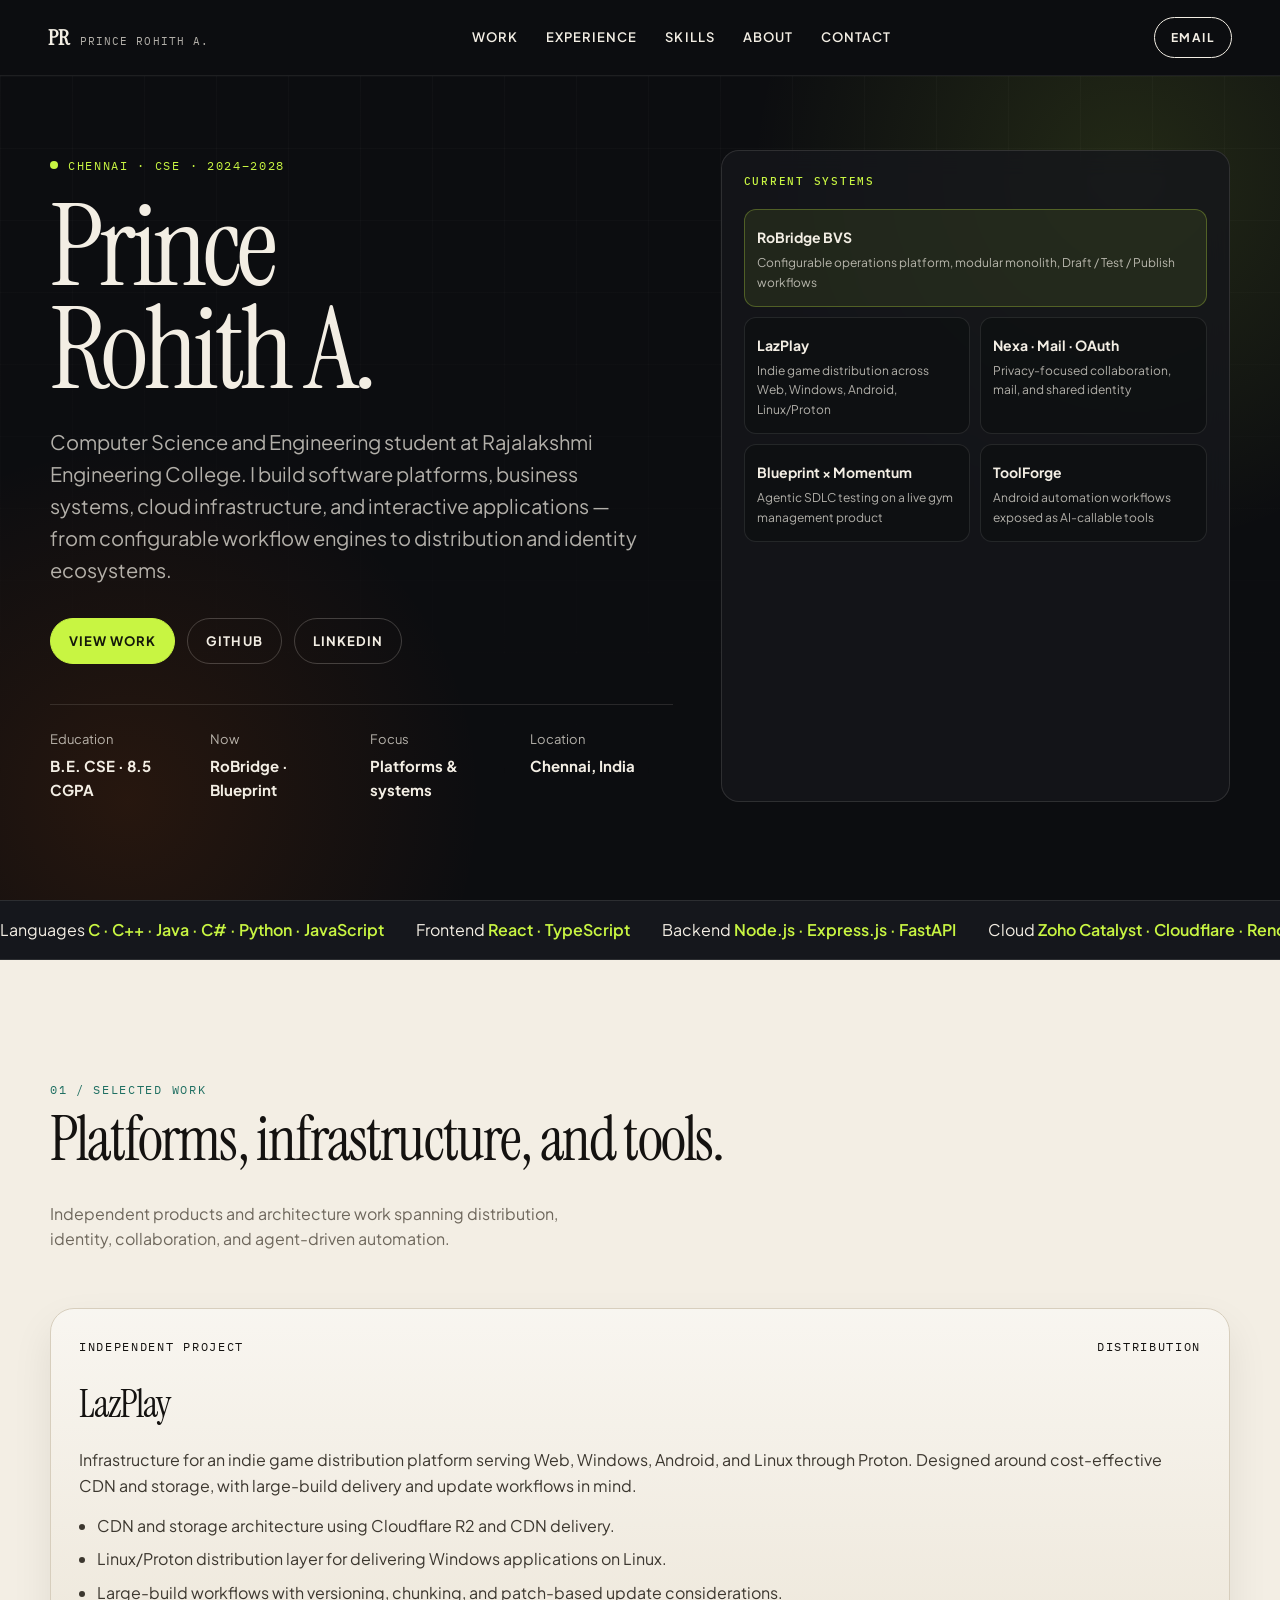
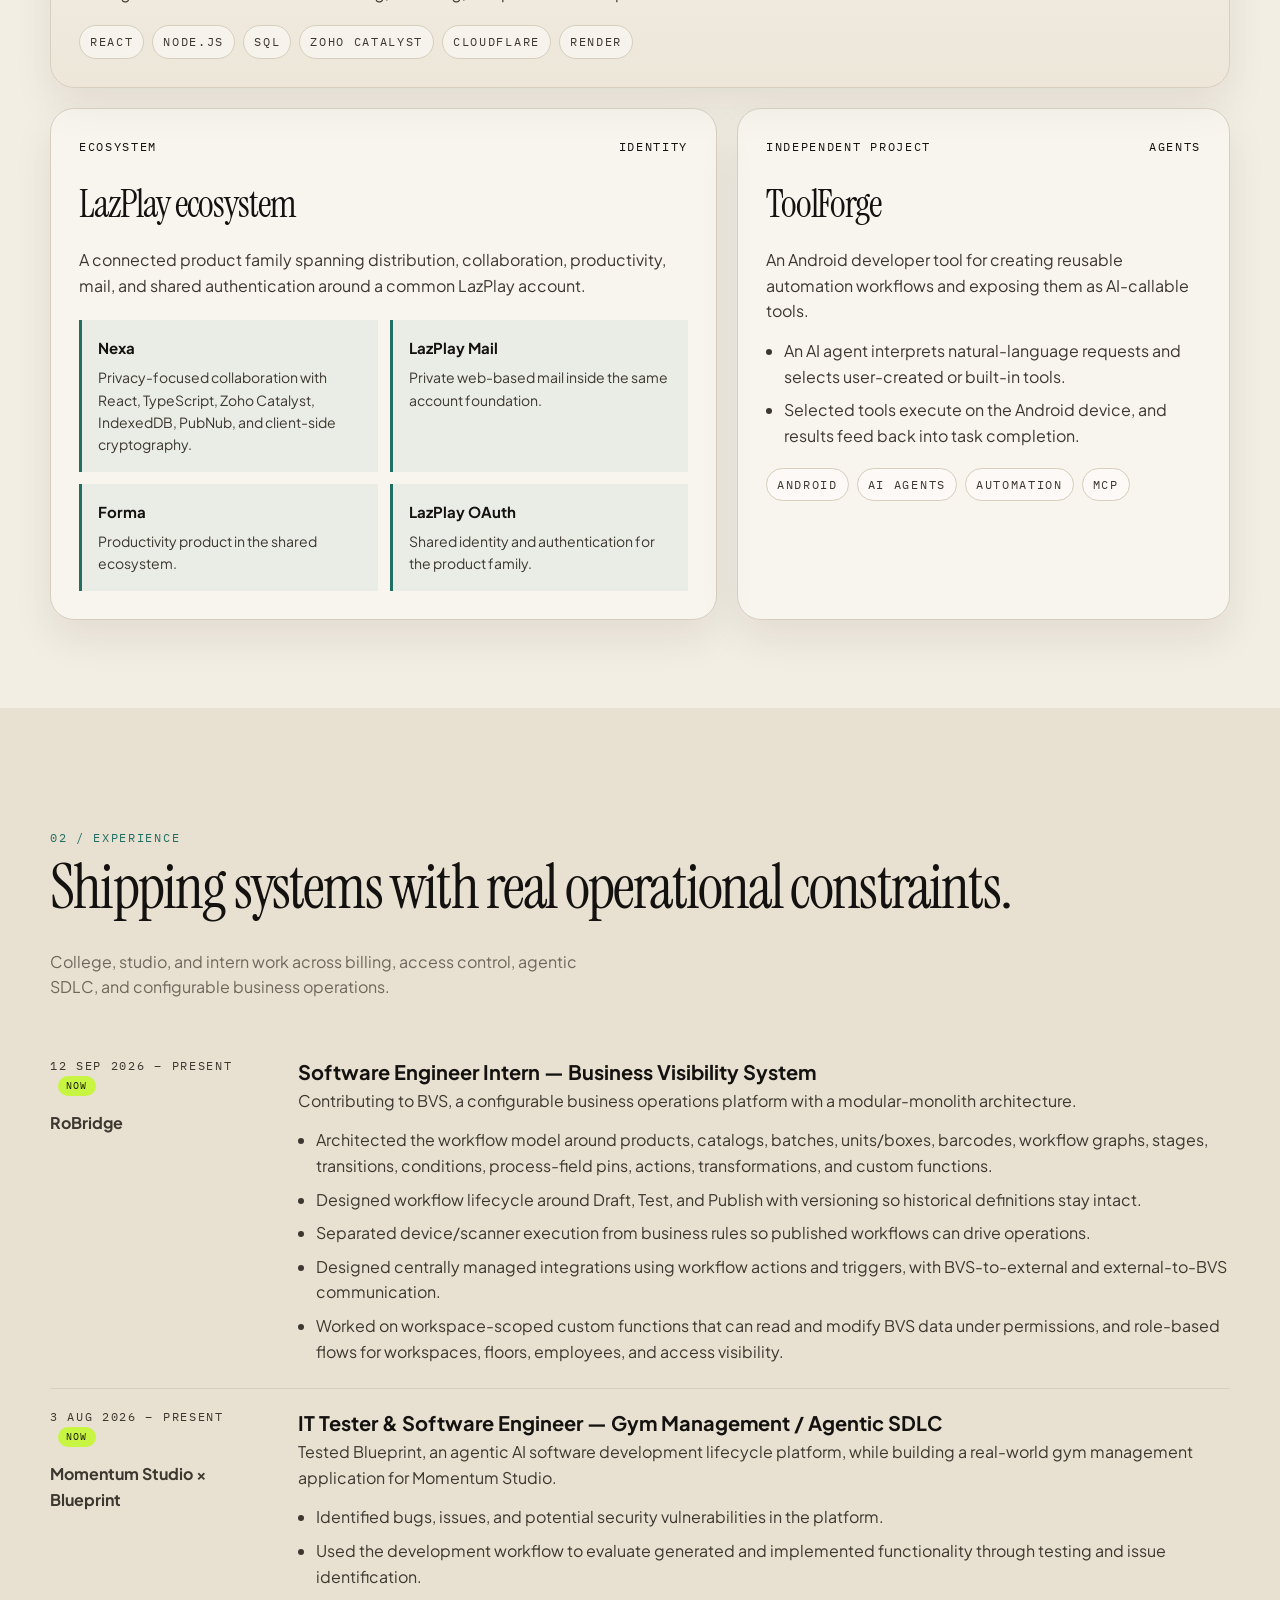
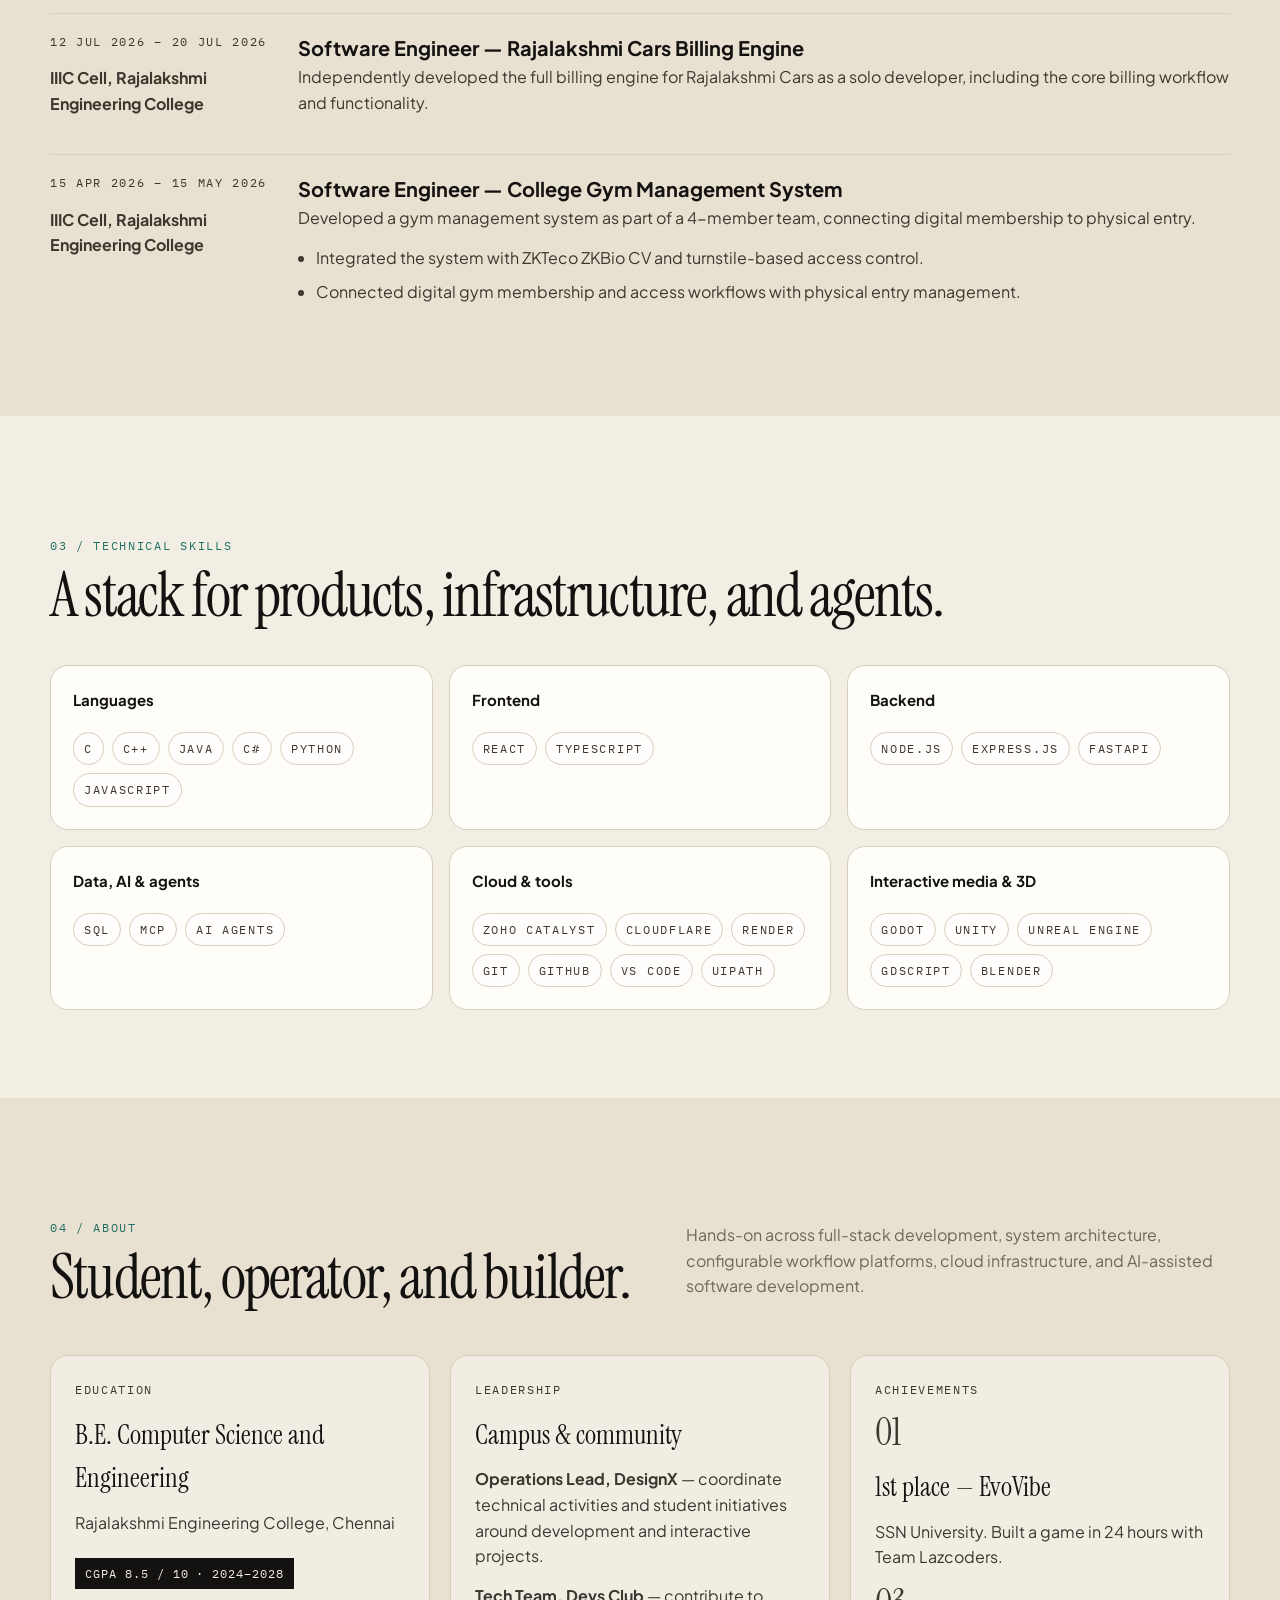
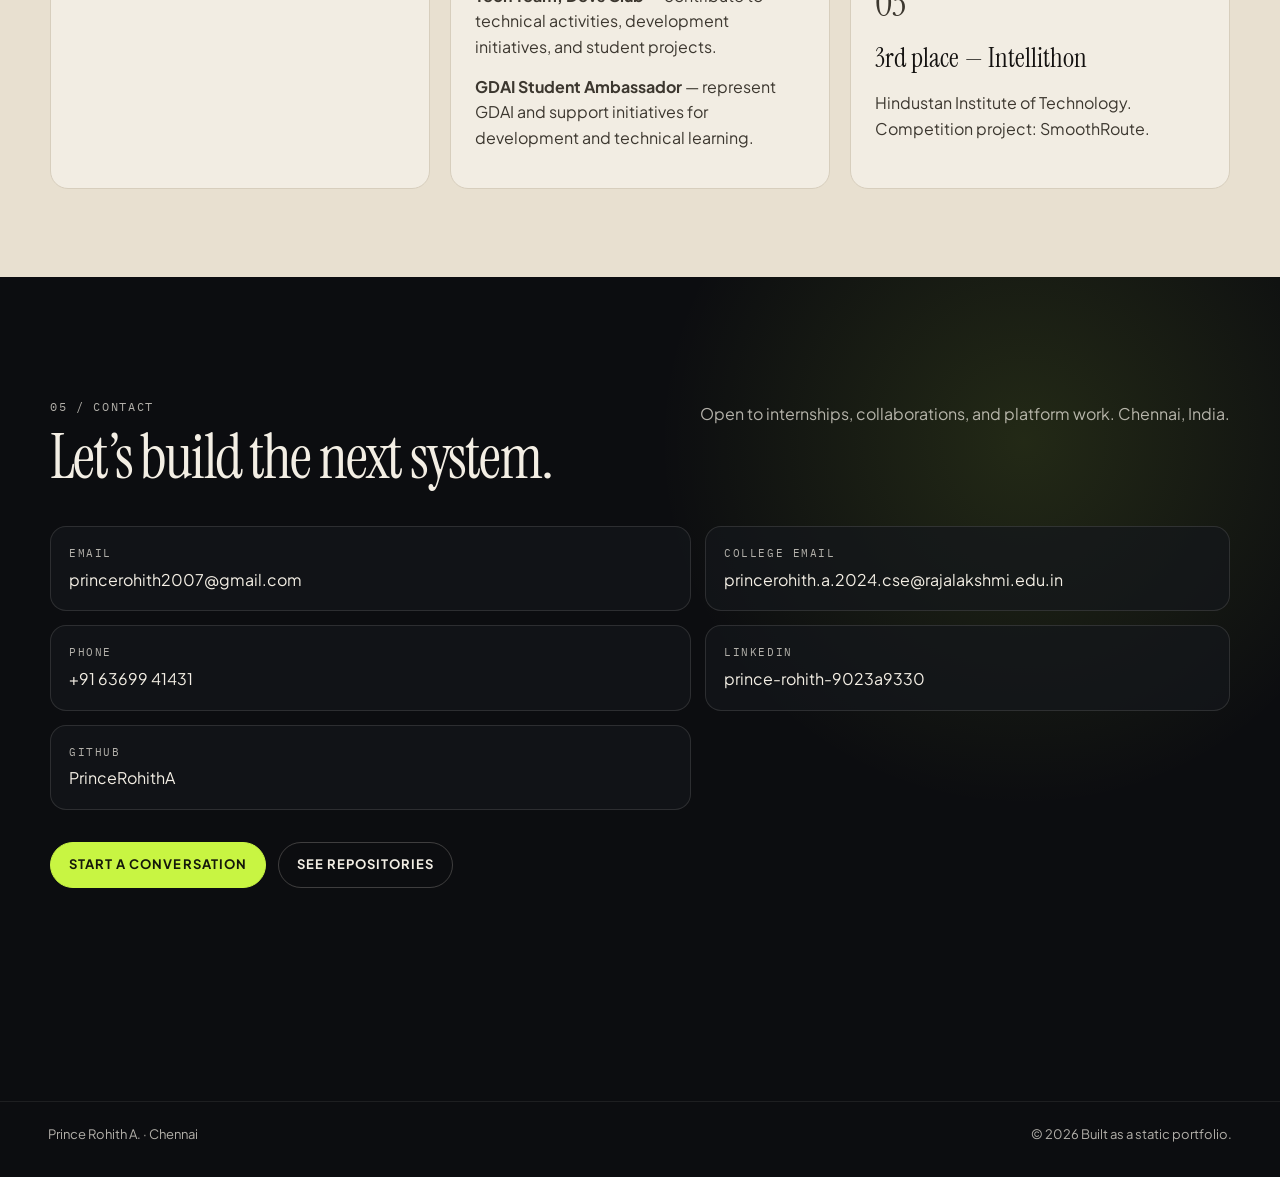
<file: index.html>
<!DOCTYPE html>
<html lang="en">
<head>
  <meta charset="UTF-8">
  <meta name="viewport" content="width=device-width, initial-scale=1.0">
  <title>Prince Rohith A. — Software Engineer</title>
  <meta name="description" content="Computer Science student at Rajalakshmi Engineering College. Building software platforms, workflow systems, cloud infrastructure, and interactive applications.">
  <meta name="theme-color" content="#0c0d10">
  <meta property="og:title" content="Prince Rohith A. — Software Engineer">
  <meta property="og:description" content="Full-stack development, system architecture, configurable workflow platforms, cloud infrastructure, and AI-assisted software.">
  <meta property="og:type" content="website">
  <meta property="og:url" content="https://princerohitha.github.io/">
  <meta name="twitter:card" content="summary">
  <link rel="canonical" href="https://princerohitha.github.io/">
  <link rel="icon" href="./favicon.svg" type="image/svg+xml">
  <link rel="preconnect" href="https://fonts.googleapis.com">
  <link rel="preconnect" href="https://fonts.gstatic.com" crossorigin>
  <link href="https://fonts.googleapis.com/css2?family=IBM+Plex+Mono:wght@400;500&family=Instrument+Serif:ital@0;1&family=Plus+Jakarta+Sans:wght@400;500;600;700&display=swap" rel="stylesheet">
  <link rel="stylesheet" href="./assets/css/styles.css">
  <script type="application/ld+json">
  {
    "@context": "https://schema.org",
    "@type": "Person",
    "name": "Prince Rohith A.",
    "jobTitle": "Software Engineer",
    "address": {
      "@type": "PostalAddress",
      "addressLocality": "Chennai",
      "addressCountry": "IN"
    },
    "email": "princerohith2007@gmail.com",
    "telephone": "+916369941431",
    "url": "https://princerohitha.github.io/",
    "sameAs": [
      "https://github.com/PrinceRohithA",
      "https://www.linkedin.com/in/prince-rohith-9023a9330"
    ],
    "alumniOf": {
      "@type": "CollegeOrUniversity",
      "name": "Rajalakshmi Engineering College"
    }
  }
  </script>
</head>
<body>
  <a class="skip-link" href="#main">Skip to content</a>

  <header class="site-header">
    <a class="logo" href="#top" aria-label="Prince Rohith home">
      <span class="logo-mark">PR</span>
      <span class="logo-name">Prince Rohith A.</span>
    </a>
    <nav class="desktop-nav" aria-label="Primary">
      <a data-nav href="#work">Work</a>
      <a data-nav href="#experience">Experience</a>
      <a data-nav href="#skills">Skills</a>
      <a data-nav href="#about">About</a>
      <a data-nav href="#contact">Contact</a>
    </nav>
    <a class="header-cta" href="mailto:princerohith2007@gmail.com">Email</a>
    <button class="nav-toggle" type="button" aria-expanded="false" aria-controls="mobile-nav" aria-label="Open menu">
      <span></span><span></span><span></span>
    </button>
  </header>

  <nav class="mobile-nav" id="mobile-nav" aria-label="Mobile">
    <a href="#work">Work</a>
    <a href="#experience">Experience</a>
    <a href="#skills">Skills</a>
    <a href="#about">About</a>
    <a href="#contact">Contact</a>
    <a href="mailto:princerohith2007@gmail.com">Email</a>
  </nav>

  <main id="main">
    <section class="hero" id="top">
      <div class="hero-grid">
        <div>
          <p class="eyebrow"><span class="live-dot" aria-hidden="true"></span> Chennai · CSE · 2024–2028</p>
          <h1>Prince<br>Rohith A.</h1>
          <p class="lede">
            Computer Science and Engineering student at Rajalakshmi Engineering College.
            I build software platforms, business systems, cloud infrastructure, and interactive applications —
            from configurable workflow engines to distribution and identity ecosystems.
          </p>
          <div class="hero-actions">
            <a class="btn btn-primary" href="#work">View work</a>
            <a class="btn btn-ghost" href="https://github.com/PrinceRohithA" target="_blank" rel="noopener noreferrer">GitHub</a>
            <a class="btn btn-ghost" href="https://www.linkedin.com/in/prince-rohith-9023a9330" target="_blank" rel="noopener noreferrer">LinkedIn</a>
          </div>
          <div class="hero-meta">
            <div>
              <span>Education</span>
              <strong>B.E. CSE · 8.5 CGPA</strong>
            </div>
            <div>
              <span>Now</span>
              <strong>RoBridge · Blueprint</strong>
            </div>
            <div>
              <span>Focus</span>
              <strong>Platforms &amp; systems</strong>
            </div>
            <div>
              <span>Location</span>
              <strong>Chennai, India</strong>
            </div>
          </div>
        </div>
        <aside class="system-map" aria-label="Current systems">
          <h2>Current systems</h2>
          <div class="map-grid">
            <article class="map-node accent">
              <strong>RoBridge BVS</strong>
              <span>Configurable operations platform, modular monolith, Draft / Test / Publish workflows</span>
            </article>
            <article class="map-node">
              <strong>LazPlay</strong>
              <span>Indie game distribution across Web, Windows, Android, Linux/Proton</span>
            </article>
            <article class="map-node">
              <strong>Nexa · Mail · OAuth</strong>
              <span>Privacy-focused collaboration, mail, and shared identity</span>
            </article>
            <article class="map-node">
              <strong>Blueprint × Momentum</strong>
              <span>Agentic SDLC testing on a live gym management product</span>
            </article>
            <article class="map-node">
              <strong>ToolForge</strong>
              <span>Android automation workflows exposed as AI-callable tools</span>
            </article>
          </div>
        </aside>
      </div>
    </section>

    <div class="band" aria-hidden="true">
      <div class="band-track">
        <span>Languages <b>C · C++ · Java · C# · Python · JavaScript</b></span>
        <span>Frontend <b>React · TypeScript</b></span>
        <span>Backend <b>Node.js · Express.js · FastAPI</b></span>
        <span>Cloud <b>Zoho Catalyst · Cloudflare · Render</b></span>
        <span>AI <b>MCP · Agents</b></span>
        <span>Media <b>Godot · Unity · Unreal · Blender</b></span>
        <span>Languages <b>C · C++ · Java · C# · Python · JavaScript</b></span>
        <span>Frontend <b>React · TypeScript</b></span>
        <span>Backend <b>Node.js · Express.js · FastAPI</b></span>
        <span>Cloud <b>Zoho Catalyst · Cloudflare · Render</b></span>
        <span>AI <b>MCP · Agents</b></span>
        <span>Media <b>Godot · Unity · Unreal · Blender</b></span>
      </div>
    </div>

    <section class="section" id="work">
      <div class="section-inner">
        <div class="section-heading">
          <div>
            <p class="section-kicker">01 / Selected work</p>
            <h2>Platforms, infrastructure, and tools.</h2>
          </div>
          <p class="section-copy">Independent products and architecture work spanning distribution, identity, collaboration, and agent-driven automation.</p>
        </div>

        <div class="work-grid">
          <article class="project project-featured reveal">
            <div class="project-top">
              <span class="card-tag">Independent project</span>
              <span class="card-tag">Distribution</span>
            </div>
            <h3>LazPlay</h3>
            <p>Infrastructure for an indie game distribution platform serving Web, Windows, Android, and Linux through Proton. Designed around cost-effective CDN and storage, with large-build delivery and update workflows in mind.</p>
            <ul>
              <li>CDN and storage architecture using Cloudflare R2 and CDN delivery.</li>
              <li>Linux/Proton distribution layer for delivering Windows applications on Linux.</li>
              <li>Large-build workflows with versioning, chunking, and patch-based update considerations.</li>
            </ul>
            <div class="tag-row">
              <span class="chip">React</span>
              <span class="chip">Node.js</span>
              <span class="chip">SQL</span>
              <span class="chip">Zoho Catalyst</span>
              <span class="chip">Cloudflare</span>
              <span class="chip">Render</span>
            </div>
          </article>

          <article class="project reveal">
            <div class="project-top">
              <span class="card-tag">Ecosystem</span>
              <span class="card-tag">Identity</span>
            </div>
            <h3>LazPlay ecosystem</h3>
            <p>A connected product family spanning distribution, collaboration, productivity, mail, and shared authentication around a common LazPlay account.</p>
            <div class="ecosystem">
              <div class="eco-card">
                <h4>Nexa</h4>
                <p>Privacy-focused collaboration with React, TypeScript, Zoho Catalyst, IndexedDB, PubNub, and client-side cryptography.</p>
              </div>
              <div class="eco-card">
                <h4>LazPlay Mail</h4>
                <p>Private web-based mail inside the same account foundation.</p>
              </div>
              <div class="eco-card">
                <h4>Forma</h4>
                <p>Productivity product in the shared ecosystem.</p>
              </div>
              <div class="eco-card">
                <h4>LazPlay OAuth</h4>
                <p>Shared identity and authentication for the product family.</p>
              </div>
            </div>
          </article>

          <article class="project reveal">
            <div class="project-top">
              <span class="card-tag">Independent project</span>
              <span class="card-tag">Agents</span>
            </div>
            <h3>ToolForge</h3>
            <p>An Android developer tool for creating reusable automation workflows and exposing them as AI-callable tools.</p>
            <ul>
              <li>An AI agent interprets natural-language requests and selects user-created or built-in tools.</li>
              <li>Selected tools execute on the Android device, and results feed back into task completion.</li>
            </ul>
            <div class="tag-row">
              <span class="chip">Android</span>
              <span class="chip">AI agents</span>
              <span class="chip">Automation</span>
              <span class="chip">MCP</span>
            </div>
          </article>
        </div>
      </div>
    </section>

    <section class="section tone-warm" id="experience">
      <div class="section-inner">
        <div class="section-heading">
          <div>
            <p class="section-kicker">02 / Experience</p>
            <h2>Shipping systems with real operational constraints.</h2>
          </div>
          <p class="section-copy">College, studio, and intern work across billing, access control, agentic SDLC, and configurable business operations.</p>
        </div>

        <div class="timeline">
          <article class="role reveal">
            <div>
              <p class="role-dates">12 Sep 2026 – Present <span class="now">Now</span></p>
              <p class="role-org">RoBridge</p>
            </div>
            <div>
              <h3>Software Engineer Intern — Business Visibility System</h3>
              <p>Contributing to BVS, a configurable business operations platform with a modular-monolith architecture.</p>
              <ul>
                <li>Architected the workflow model around products, catalogs, batches, units/boxes, barcodes, workflow graphs, stages, transitions, conditions, process-field pins, actions, transformations, and custom functions.</li>
                <li>Designed workflow lifecycle around Draft, Test, and Publish with versioning so historical definitions stay intact.</li>
                <li>Separated device/scanner execution from business rules so published workflows can drive operations.</li>
                <li>Designed centrally managed integrations using workflow actions and triggers, with BVS-to-external and external-to-BVS communication.</li>
                <li>Worked on workspace-scoped custom functions that can read and modify BVS data under permissions, and role-based flows for workspaces, floors, employees, and access visibility.</li>
              </ul>
            </div>
          </article>

          <article class="role reveal">
            <div>
              <p class="role-dates">3 Aug 2026 – Present <span class="now">Now</span></p>
              <p class="role-org">Momentum Studio × Blueprint</p>
            </div>
            <div>
              <h3>IT Tester &amp; Software Engineer — Gym Management / Agentic SDLC</h3>
              <p>Tested Blueprint, an agentic AI software development lifecycle platform, while building a real-world gym management application for Momentum Studio.</p>
              <ul>
                <li>Identified bugs, issues, and potential security vulnerabilities in the platform.</li>
                <li>Used the development workflow to evaluate generated and implemented functionality through testing and issue identification.</li>
              </ul>
            </div>
          </article>

          <article class="role reveal">
            <div>
              <p class="role-dates">12 Jul 2026 – 20 Jul 2026</p>
              <p class="role-org">IIIC Cell, Rajalakshmi Engineering College</p>
            </div>
            <div>
              <h3>Software Engineer — Rajalakshmi Cars Billing Engine</h3>
              <p>Independently developed the full billing engine for Rajalakshmi Cars as a solo developer, including the core billing workflow and functionality.</p>
            </div>
          </article>

          <article class="role reveal">
            <div>
              <p class="role-dates">15 Apr 2026 – 15 May 2026</p>
              <p class="role-org">IIIC Cell, Rajalakshmi Engineering College</p>
            </div>
            <div>
              <h3>Software Engineer — College Gym Management System</h3>
              <p>Developed a gym management system as part of a 4-member team, connecting digital membership to physical entry.</p>
              <ul>
                <li>Integrated the system with ZKTeco ZKBio CV and turnstile-based access control.</li>
                <li>Connected digital gym membership and access workflows with physical entry management.</li>
              </ul>
            </div>
          </article>
        </div>
      </div>
    </section>

    <section class="section" id="skills">
      <div class="section-inner">
        <div class="section-heading">
          <div>
            <p class="section-kicker">03 / Technical skills</p>
            <h2>A stack for products, infrastructure, and agents.</h2>
          </div>
        </div>
        <div class="skills-grid">
          <article class="skill-card reveal">
            <h3>Languages</h3>
            <div class="tag-row">
              <span class="chip">C</span><span class="chip">C++</span><span class="chip">Java</span>
              <span class="chip">C#</span><span class="chip">Python</span><span class="chip">JavaScript</span>
            </div>
          </article>
          <article class="skill-card reveal">
            <h3>Frontend</h3>
            <div class="tag-row">
              <span class="chip">React</span><span class="chip">TypeScript</span>
            </div>
          </article>
          <article class="skill-card reveal">
            <h3>Backend</h3>
            <div class="tag-row">
              <span class="chip">Node.js</span><span class="chip">Express.js</span><span class="chip">FastAPI</span>
            </div>
          </article>
          <article class="skill-card reveal">
            <h3>Data, AI &amp; agents</h3>
            <div class="tag-row">
              <span class="chip">SQL</span><span class="chip">MCP</span><span class="chip">AI Agents</span>
            </div>
          </article>
          <article class="skill-card reveal">
            <h3>Cloud &amp; tools</h3>
            <div class="tag-row">
              <span class="chip">Zoho Catalyst</span><span class="chip">Cloudflare</span><span class="chip">Render</span>
              <span class="chip">Git</span><span class="chip">GitHub</span><span class="chip">VS Code</span>
              <span class="chip">UiPath</span>
            </div>
          </article>
          <article class="skill-card reveal">
            <h3>Interactive media &amp; 3D</h3>
            <div class="tag-row">
              <span class="chip">Godot</span><span class="chip">Unity</span><span class="chip">Unreal Engine</span>
              <span class="chip">GDScript</span><span class="chip">Blender</span>
            </div>
          </article>
        </div>
      </div>
    </section>

    <section class="section tone-warm" id="about">
      <div class="section-inner">
        <div class="section-heading">
          <div>
            <p class="section-kicker">04 / About</p>
            <h2>Student, operator, and builder.</h2>
          </div>
          <p class="section-copy">Hands-on across full-stack development, system architecture, configurable workflow platforms, cloud infrastructure, and AI-assisted software development.</p>
        </div>
        <div class="split">
          <article class="about-card reveal">
            <p class="section-kicker">Education</p>
            <h3>B.E. Computer Science and Engineering</h3>
            <p>Rajalakshmi Engineering College, Chennai</p>
            <span class="cgpa">CGPA 8.5 / 10 · 2024–2028</span>
          </article>
          <article class="about-card reveal">
            <p class="section-kicker">Leadership</p>
            <h3>Campus &amp; community</h3>
            <p><strong>Operations Lead, DesignX</strong> — coordinate technical activities and student initiatives around development and interactive projects.</p>
            <p><strong>Tech Team, Devs Club</strong> — contribute to technical activities, development initiatives, and student projects.</p>
            <p><strong>GDAI Student Ambassador</strong> — represent GDAI and support initiatives for development and technical learning.</p>
          </article>
          <article class="achieve reveal">
            <p class="section-kicker">Achievements</p>
            <p class="achieve-num">01</p>
            <h3>1st place — EvoVibe</h3>
            <p>SSN University. Built a game in 24 hours with Team Lazcoders.</p>
            <p class="achieve-num">03</p>
            <h3>3rd place — Intellithon</h3>
            <p>Hindustan Institute of Technology. Competition project: SmoothRoute.</p>
          </article>
        </div>
      </div>
    </section>

    <section class="section contact" id="contact">
      <div class="section-inner">
        <div class="section-heading">
          <div>
            <p class="section-kicker">05 / Contact</p>
            <h2>Let’s build the next system.</h2>
          </div>
          <p class="section-copy">Open to internships, collaborations, and platform work. Chennai, India.</p>
        </div>
        <div class="contact-grid">
          <a class="contact-link" href="mailto:princerohith2007@gmail.com">
            <span>Email</span>
            princerohith2007@gmail.com
          </a>
          <a class="contact-link" href="mailto:princerohith.a.2024.cse@rajalakshmi.edu.in">
            <span>College email</span>
            princerohith.a.2024.cse@rajalakshmi.edu.in
          </a>
          <a class="contact-link" href="tel:+916369941431">
            <span>Phone</span>
            +91 63699 41431
          </a>
          <a class="contact-link" href="https://www.linkedin.com/in/prince-rohith-9023a9330" target="_blank" rel="noopener noreferrer">
            <span>LinkedIn</span>
            prince-rohith-9023a9330
          </a>
          <a class="contact-link" href="https://github.com/PrinceRohithA" target="_blank" rel="noopener noreferrer">
            <span>GitHub</span>
            PrinceRohithA
          </a>
        </div>
        <div class="contact-actions">
          <a class="btn btn-primary" href="mailto:princerohith2007@gmail.com">Start a conversation</a>
          <a class="btn btn-ghost" href="https://github.com/PrinceRohithA" target="_blank" rel="noopener noreferrer">See repositories</a>
        </div>
      </div>
    </section>
  </main>

  <footer class="site-footer">
    <span>Prince Rohith A. · Chennai</span>
    <span>© <span data-year></span> Built as a static portfolio.</span>
  </footer>

  <script src="./assets/js/main.js"></script>
</body>
</html>
</file>
<file: assets/css/styles.css>
:root {
  --paper: #f3eee4;
  --paper-2: #e8e0d0;
  --ink: #141210;
  --ink-soft: #3c372f;
  --muted: #6e675c;
  --rule: #d7cebd;
  --night: #0c0d10;
  --night-2: #15171c;
  --fog: rgba(243, 238, 228, 0.72);
  --signal: #c8f542;
  --signal-ink: #14180a;
  --ember: #e85d04;
  --copper: #c17f4a;
  --teal: #1f6f62;
  --shadow: 0 18px 40px rgba(20, 18, 16, 0.08);
  --radius: 18px;
  --header: 76px;
  --max: 1180px;
  --serif: "Instrument Serif", "Iowan Old Style", Georgia, serif;
  --sans: "Plus Jakarta Sans", "Segoe UI", sans-serif;
  --mono: "IBM Plex Mono", "SFMono-Regular", ui-monospace, monospace;
}

*,
*::before,
*::after {
  box-sizing: border-box;
}

html {
  scroll-behavior: smooth;
}

body {
  margin: 0;
  padding-top: var(--header);
  overflow-x: clip;
  color: var(--ink);
  background: var(--night);
  font-family: var(--sans);
  font-size: 16px;
  line-height: 1.6;
  text-rendering: optimizeLegibility;
  -webkit-font-smoothing: antialiased;
}

body.nav-open {
  overflow: hidden;
}

img,
svg {
  max-width: 100%;
  display: block;
}

a {
  color: inherit;
  text-decoration: none;
}

button,
.nav-toggle {
  font: inherit;
  color: inherit;
  background: none;
  border: 0;
  cursor: pointer;
}

::selection {
  background: var(--signal);
  color: var(--signal-ink);
}

.skip-link {
  position: absolute;
  left: 16px;
  top: -48px;
  z-index: 100;
  padding: 8px 12px;
  background: var(--signal);
  color: var(--signal-ink);
  font-weight: 700;
}

.skip-link:focus {
  top: 16px;
}

.site-header {
  position: fixed;
  top: 0;
  left: 0;
  right: 0;
  z-index: 40;
  display: flex;
  align-items: center;
  justify-content: space-between;
  gap: 24px;
  height: var(--header);
  min-height: var(--header);
  padding: 0 28px;
  color: var(--paper);
  background: var(--night);
  border-bottom: 1px solid rgba(243, 238, 228, 0.08);
  transition: box-shadow 240ms ease;
}

.site-header,
.site-header.is-scrolled {
  color: var(--paper);
  background: var(--night);
}

.site-header a {
  color: var(--paper);
}

.site-header.is-scrolled {
  box-shadow: 0 10px 28px rgba(12, 13, 16, 0.28);
}

body.nav-open .site-header {
  background: var(--night);
  border-bottom-color: rgba(243, 238, 228, 0.08);
}

a:focus-visible,
button:focus-visible {
  outline: 2px solid var(--signal);
  outline-offset: 3px;
}

.logo {
  display: flex;
  align-items: baseline;
  gap: 10px;
  font-family: var(--serif);
  letter-spacing: 0.02em;
}

.logo-mark {
  font-size: 22px;
  font-weight: 600;
}

.logo-name {
  font-family: var(--mono);
  font-size: 11px;
  letter-spacing: 0.1em;
  text-transform: uppercase;
  white-space: nowrap;
  opacity: 0.72;
}

.desktop-nav {
  display: none;
  align-items: center;
  gap: 28px;
}

.desktop-nav a,
.mobile-nav a {
  position: relative;
  font-size: 13px;
  font-weight: 600;
  letter-spacing: 0.08em;
  text-transform: uppercase;
}

.desktop-nav a.is-active::after,
.desktop-nav a:hover::after {
  content: "";
  position: absolute;
  left: 0;
  right: 0;
  bottom: -8px;
  height: 2px;
  background: var(--signal);
}

.header-cta {
  display: none;
  padding: 10px 16px;
  border: 1px solid currentColor;
  border-radius: 999px;
  font-size: 12px;
  font-weight: 700;
  letter-spacing: 0.12em;
  text-transform: uppercase;
}

.header-cta:hover,
.btn:hover {
  background: var(--signal);
  color: var(--signal-ink);
  border-color: var(--signal);
}

.nav-toggle {
  width: 44px;
  height: 44px;
  display: flex;
  flex-direction: column;
  align-items: center;
  justify-content: center;
  gap: 5px;
}

.nav-toggle span {
  display: block;
  width: 20px;
  height: 2px;
  background: currentColor;
  transition: transform 200ms ease, opacity 200ms ease;
}

.nav-toggle[aria-expanded="true"] span:first-child {
  transform: translateY(7px) rotate(45deg);
}

.nav-toggle[aria-expanded="true"] span:nth-child(2) {
  opacity: 0;
}

.nav-toggle[aria-expanded="true"] span:last-child {
  transform: translateY(-7px) rotate(-45deg);
}

.mobile-nav {
  position: fixed;
  inset: var(--header) 0 0;
  z-index: 30;
  display: none;
  flex-direction: column;
  gap: 22px;
  padding: 32px 28px;
  background: var(--night);
  color: var(--paper);
}

.mobile-nav.is-open {
  display: flex;
}

.hero {
  position: relative;
  display: flex;
  align-items: center;
  min-height: calc(100vh - var(--header));
  padding: 48px 28px 72px;
  color: var(--paper);
  background:
    radial-gradient(circle at 88% 12%, rgba(200, 245, 66, 0.12), transparent 28%),
    radial-gradient(circle at 10% 88%, rgba(232, 93, 4, 0.12), transparent 26%),
    var(--night);
  overflow: hidden;
}

.hero::before {
  content: "";
  position: absolute;
  inset: 0;
  background-image:
    linear-gradient(rgba(243, 238, 228, 0.035) 1px, transparent 1px),
    linear-gradient(90deg, rgba(243, 238, 228, 0.035) 1px, transparent 1px);
  background-size: 72px 72px;
  mask-image: linear-gradient(180deg, rgba(0, 0, 0, 0.7), transparent 92%);
  pointer-events: none;
}

.hero-grid {
  position: relative;
  z-index: 1;
  display: grid;
  gap: 48px;
  width: 100%;
  max-width: var(--max);
  margin: 0 auto;
}

.eyebrow,
.section-kicker,
.meta,
.chip,
.role-dates,
.card-tag {
  font-family: var(--mono);
  font-size: 12px;
  letter-spacing: 0.14em;
  text-transform: uppercase;
}

.eyebrow {
  display: inline-flex;
  align-items: center;
  gap: 10px;
  margin: 0 0 20px;
  color: var(--signal);
}

.live-dot {
  width: 8px;
  height: 8px;
  border-radius: 50%;
  background: var(--signal);
  box-shadow: 0 0 0 0 rgba(200, 245, 66, 0.7);
  animation: pulse 2.2s infinite;
}

@keyframes pulse {
  70% {
    box-shadow: 0 0 0 10px rgba(200, 245, 66, 0);
  }
}

.hero h1 {
  margin: 0;
  font-family: var(--serif);
  font-size: clamp(3.4rem, 9vw, 7.4rem);
  font-weight: 500;
  line-height: 0.9;
  letter-spacing: -0.04em;
}

.lede {
  max-width: 38rem;
  margin: 24px 0 0;
  color: var(--fog);
  font-size: clamp(1.05rem, 2vw, 1.25rem);
}

.hero-actions,
.contact-actions {
  display: flex;
  flex-wrap: wrap;
  gap: 12px;
  margin-top: 32px;
}

.btn {
  display: inline-flex;
  align-items: center;
  justify-content: center;
  min-height: 46px;
  padding: 0 18px;
  border: 1px solid rgba(243, 238, 228, 0.22);
  border-radius: 999px;
  font-size: 13px;
  font-weight: 700;
  letter-spacing: 0.08em;
  text-transform: uppercase;
  transition: background 180ms ease, color 180ms ease, border-color 180ms ease, transform 180ms ease;
}

.btn:hover {
  transform: translateY(-1px);
}

.btn-primary {
  background: var(--signal);
  color: var(--signal-ink);
  border-color: var(--signal);
}

.btn-ghost {
  color: var(--paper);
}

.hero-meta {
  display: grid;
  grid-template-columns: 1fr 1fr;
  gap: 18px;
  margin-top: 40px;
  padding-top: 24px;
  border-top: 1px solid rgba(243, 238, 228, 0.12);
}

.hero-meta span {
  display: block;
  color: var(--fog);
  font-size: 13px;
}

.hero-meta strong {
  display: block;
  margin-top: 4px;
  font-size: 15px;
  font-weight: 700;
}

.system-map {
  padding: 22px;
  border: 1px solid rgba(243, 238, 228, 0.12);
  border-radius: var(--radius);
  background: rgba(21, 23, 28, 0.82);
  backdrop-filter: blur(12px);
}

.system-map h2 {
  margin: 0 0 18px;
  font-family: var(--mono);
  font-size: 11px;
  font-weight: 500;
  letter-spacing: 0.16em;
  text-transform: uppercase;
  color: var(--signal);
}

.map-grid {
  display: grid;
  grid-template-columns: 1fr 1fr;
  gap: 10px;
}

.map-node {
  padding: 14px 12px;
  border: 1px solid rgba(243, 238, 228, 0.1);
  border-radius: 12px;
  background: rgba(12, 13, 16, 0.55);
}

.map-node span {
  display: block;
  margin-top: 4px;
  color: var(--fog);
  font-size: 12px;
}

.map-node strong {
  font-size: 14px;
}

.map-node.accent {
  grid-column: 1 / -1;
  background: rgba(200, 245, 66, 0.08);
  border-color: rgba(200, 245, 66, 0.28);
}

.band {
  display: flex;
  gap: 32px;
  overflow: hidden;
  padding: 16px 0;
  border-block: 1px solid rgba(243, 238, 228, 0.1);
  background: var(--night-2);
  color: var(--paper);
}

.band-track {
  display: flex;
  gap: 32px;
  min-width: max-content;
  animation: marquee 28s linear infinite;
}

.band b {
  color: var(--signal);
  font-weight: 600;
}

@keyframes marquee {
  from {
    transform: translateX(0);
  }
  to {
    transform: translateX(-50%);
  }
}

.section {
  padding: calc(var(--header) + 32px) 28px 88px;
  background: var(--paper);
}

.tone-warm {
  background: var(--paper-2);
}

.section-inner {
  max-width: var(--max);
  margin: 0 auto;
}

.section-heading {
  display: flex;
  flex-wrap: wrap;
  justify-content: space-between;
  gap: 16px 32px;
  margin-bottom: 40px;
}

.section-heading h2 {
  margin: 8px 0 0;
  font-family: var(--serif);
  font-size: clamp(2.2rem, 5vw, 3.8rem);
  font-weight: 500;
  line-height: 0.95;
  letter-spacing: -0.03em;
}

.section-kicker {
  color: var(--teal);
}

.section-copy {
  max-width: 34rem;
  color: var(--muted);
}

.work-grid {
  display: grid;
  gap: 20px;
}

.project {
  padding: 28px;
  border: 1px solid var(--rule);
  border-radius: 24px;
  background: rgba(255, 255, 255, 0.35);
  box-shadow: var(--shadow);
}

.project-featured {
  background:
    linear-gradient(180deg, rgba(255, 255, 255, 0.45), rgba(232, 224, 208, 0.55));
}

.project-top {
  display: flex;
  flex-wrap: wrap;
  justify-content: space-between;
  gap: 8px;
  margin-bottom: 18px;
}

.project h3 {
  margin: 0 0 12px;
  font-family: var(--serif);
  font-size: clamp(1.8rem, 3vw, 2.5rem);
  font-weight: 500;
  letter-spacing: -0.03em;
}

.project p,
.role p,
.about-card p,
.achieve p {
  margin: 0 0 14px;
  color: var(--ink-soft);
}

.project ul,
.role ul {
  margin: 0;
  padding-left: 18px;
  color: var(--ink-soft);
}

.project li + li,
.role li + li {
  margin-top: 8px;
}

.tag-row {
  display: flex;
  flex-wrap: wrap;
  gap: 8px;
  margin-top: 20px;
}

.chip {
  padding: 6px 10px;
  border: 1px solid var(--rule);
  border-radius: 999px;
  background: rgba(255, 255, 255, 0.45);
  color: var(--ink-soft);
}

.ecosystem {
  display: grid;
  gap: 12px;
  margin-top: 22px;
}

.eco-card {
  padding: 16px;
  border-left: 3px solid var(--teal);
  background: rgba(31, 111, 98, 0.06);
}

.eco-card h4 {
  margin: 0 0 6px;
  font-size: 15px;
}

.eco-card p {
  margin: 0;
  font-size: 14px;
}

.timeline {
  display: grid;
  gap: 18px;
}

.role {
  display: grid;
  gap: 8px;
  padding: 0 0 8px 0;
  border-bottom: 1px solid var(--rule);
}

.role:last-child {
  border-bottom: 0;
}

.role-head {
  display: grid;
  gap: 6px;
}

.role h3 {
  margin: 0;
  font-size: 1.25rem;
}

.role-org {
  font-weight: 700;
}

.role-dates {
  color: var(--muted);
}

.now {
  display: inline-block;
  margin-left: 8px;
  padding: 2px 8px;
  border-radius: 999px;
  background: var(--signal);
  color: var(--signal-ink);
  font-family: var(--mono);
  font-size: 10px;
  letter-spacing: 0.12em;
  text-transform: uppercase;
}

.skills-grid {
  display: grid;
  gap: 16px;
}

.skill-card {
  padding: 22px;
  border: 1px solid var(--rule);
  border-radius: var(--radius);
  background: #fffdf8;
}

.skill-card h3 {
  margin: 0 0 14px;
  font-size: 15px;
}

.split {
  display: grid;
  gap: 20px;
}

.about-card,
.achieve {
  padding: 24px;
  border: 1px solid var(--rule);
  border-radius: var(--radius);
  background: rgba(255, 255, 255, 0.4);
}

.about-card h3,
.achieve h3 {
  margin: 0 0 10px;
  font-family: var(--serif);
  font-size: 1.7rem;
  font-weight: 500;
}

.cgpa {
  display: inline-block;
  margin: 8px 0 12px;
  padding: 6px 10px;
  background: var(--ink);
  color: var(--paper);
  font-family: var(--mono);
  font-size: 12px;
  letter-spacing: 0.08em;
}

.achieve-num {
  font-family: var(--serif);
  font-size: 2.4rem;
  line-height: 1;
  color: var(--ember);
}

.contact {
  min-height: calc(100vh - var(--header));
  color: var(--paper);
  background:
    radial-gradient(circle at 80% 20%, rgba(200, 245, 66, 0.12), transparent 30%),
    var(--night);
}

.contact .section-kicker,
.contact .section-copy {
  color: var(--fog);
}

.contact-grid {
  display: grid;
  gap: 14px;
}

.contact-link {
  display: flex;
  flex-direction: column;
  gap: 4px;
  padding: 18px;
  border: 1px solid rgba(243, 238, 228, 0.12);
  border-radius: 16px;
  background: rgba(21, 23, 28, 0.7);
}

.contact-link:hover {
  border-color: var(--signal);
}

.contact-link span {
  color: var(--fog);
  font-family: var(--mono);
  font-size: 11px;
  letter-spacing: 0.14em;
  text-transform: uppercase;
}

.site-footer {
  display: flex;
  flex-wrap: wrap;
  justify-content: space-between;
  gap: 12px;
  padding: 22px 28px 32px;
  color: var(--fog);
  background: var(--night);
  border-top: 1px solid rgba(243, 238, 228, 0.08);
  font-size: 13px;
}

.reveal {
  opacity: 0;
  transform: translateY(18px);
  transition: opacity 600ms ease, transform 600ms ease;
}

.reveal.is-visible {
  opacity: 1;
  transform: none;
}

@media (min-width: 760px) {
  .nav-toggle,
  .mobile-nav {
    display: none;
  }

  .desktop-nav,
  .header-cta {
    display: flex;
  }

  .hero-grid,
  .work-grid,
  .split,
  .contact-grid {
    grid-template-columns: 1.1fr 0.9fr;
  }

  .project-featured,
  .role {
    grid-column: 1 / -1;
  }

  .skills-grid {
    grid-template-columns: repeat(3, 1fr);
  }

  .ecosystem {
    grid-template-columns: 1fr 1fr;
  }

  .hero-meta {
    grid-template-columns: repeat(4, 1fr);
  }

  .role {
    grid-template-columns: 220px 1fr;
    gap: 28px;
    padding-bottom: 24px;
  }
}

@media (min-width: 1024px) {
  .site-header,
  .hero,
  .section,
  .site-footer {
    padding-left: 48px;
    padding-right: 48px;
  }

  .work-grid {
    grid-template-columns: 1.15fr 0.85fr;
  }

  .split {
    grid-template-columns: 1fr 1fr 1fr;
  }

  .split .about-card:first-child {
    grid-column: 1 / 2;
  }
}

@media (prefers-reduced-motion: reduce) {
  html {
    scroll-behavior: auto;
  }

  .reveal,
  .band-track,
  .live-dot,
  .btn {
    animation: none !important;
    transition: none !important;
    transform: none !important;
    opacity: 1 !important;
  }
}
</file>
